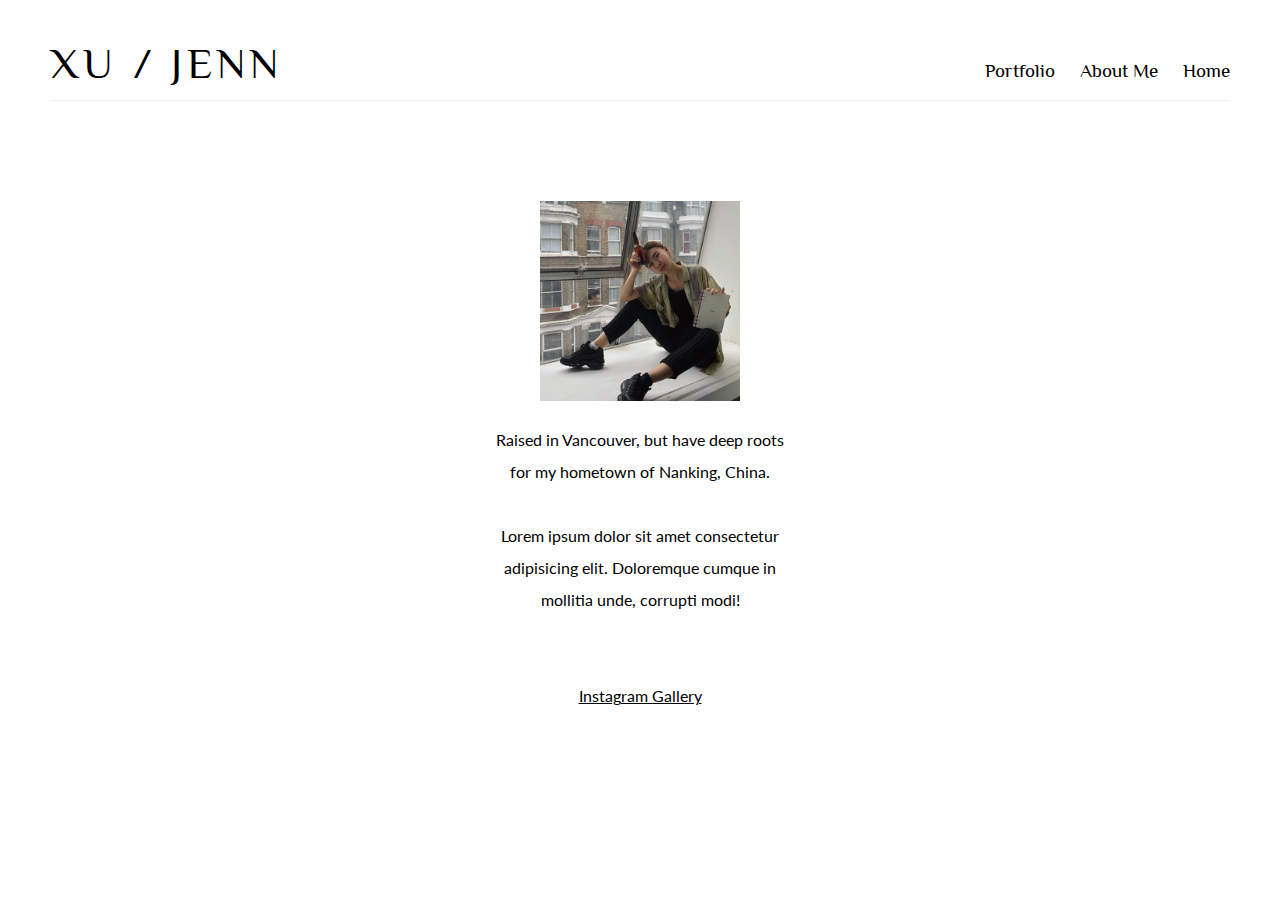
<file: jennxu/about.html>
<!DOCTYPE html>
<html lang="en">
  <head>
    <meta charset="UTF-8">
    <title>Gallery</title>
    <link rel="stylesheet" type="text/css" href="./css/style.css">
    <link rel="stylesheet" type="text/css" href="./css/about.css">
    <link href="https://fonts.googleapis.com/css2?family=Lato:ital,wght@1,300&display=swap" rel="stylesheet">
  </head>

  <body>
    
    <div id='wrapper'>
    
      <nav id='navbar'>
        <div id='logo'class='nav-button'><a href='index.html'>XU / JENN</a></div> 
        <div id='home' class='nav-button'><a href='index.html'>Home</a></div> 
        <div id='about' class='nav-button'><a href='about.html'>About Me</a></div> 
        <div id='portfolio' class='nav-button'><a href='portfolio.html'>Portfolio</a></div>
      </nav>

      <div id='content'>
        <img alt="me" src="./assets/jenn.png" height="200px" width="200px">
        <div class="text">
          <p>Raised in Vancouver, but have deep roots for my hometown of Nanking, China.</p>
          <br>
          <p>Lorem ipsum dolor sit amet consectetur adipisicing elit. Doloremque cumque in mollitia unde, corrupti modi!</p>
          <br><br>
          <a href="https://www.instagram.com/jennnerally/" target="blank"><u>Instagram Gallery</u></a>
        </div>
      </div>

  </div>
    
  </body>
</html>
</file>
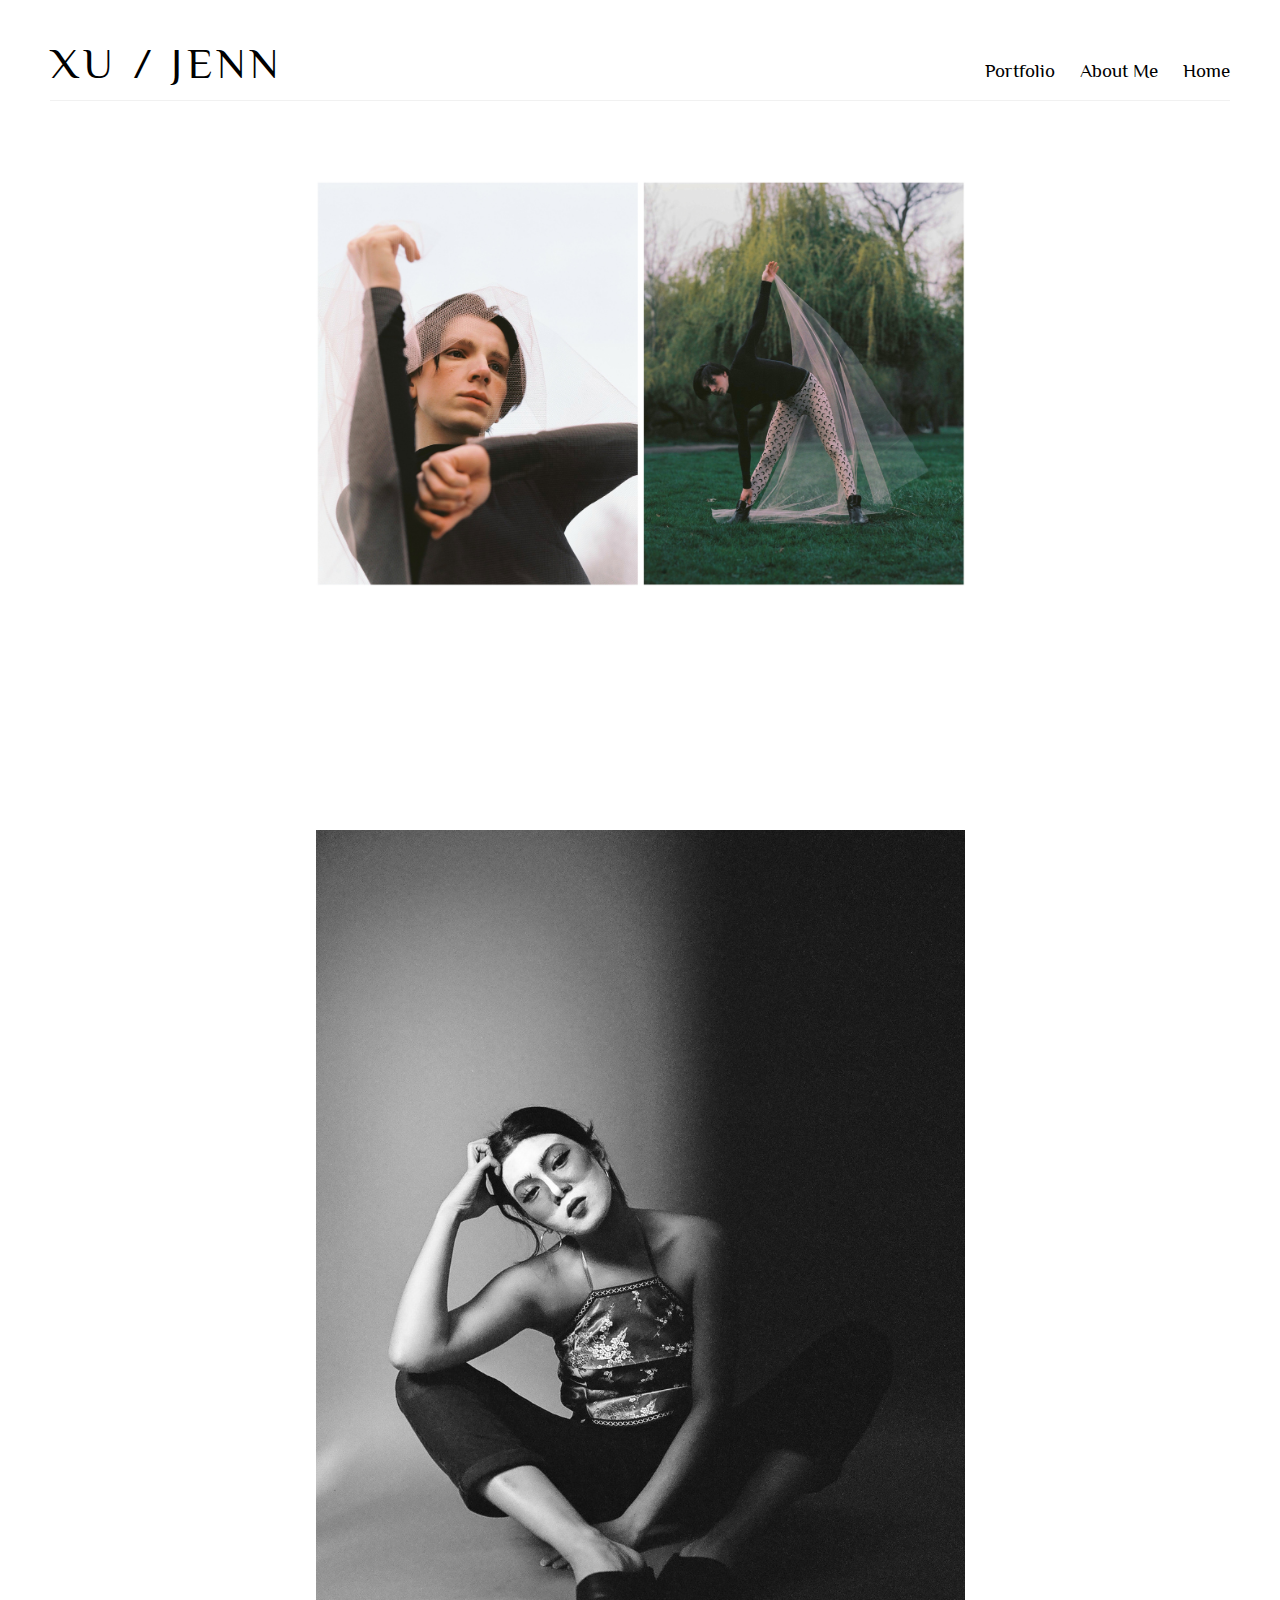
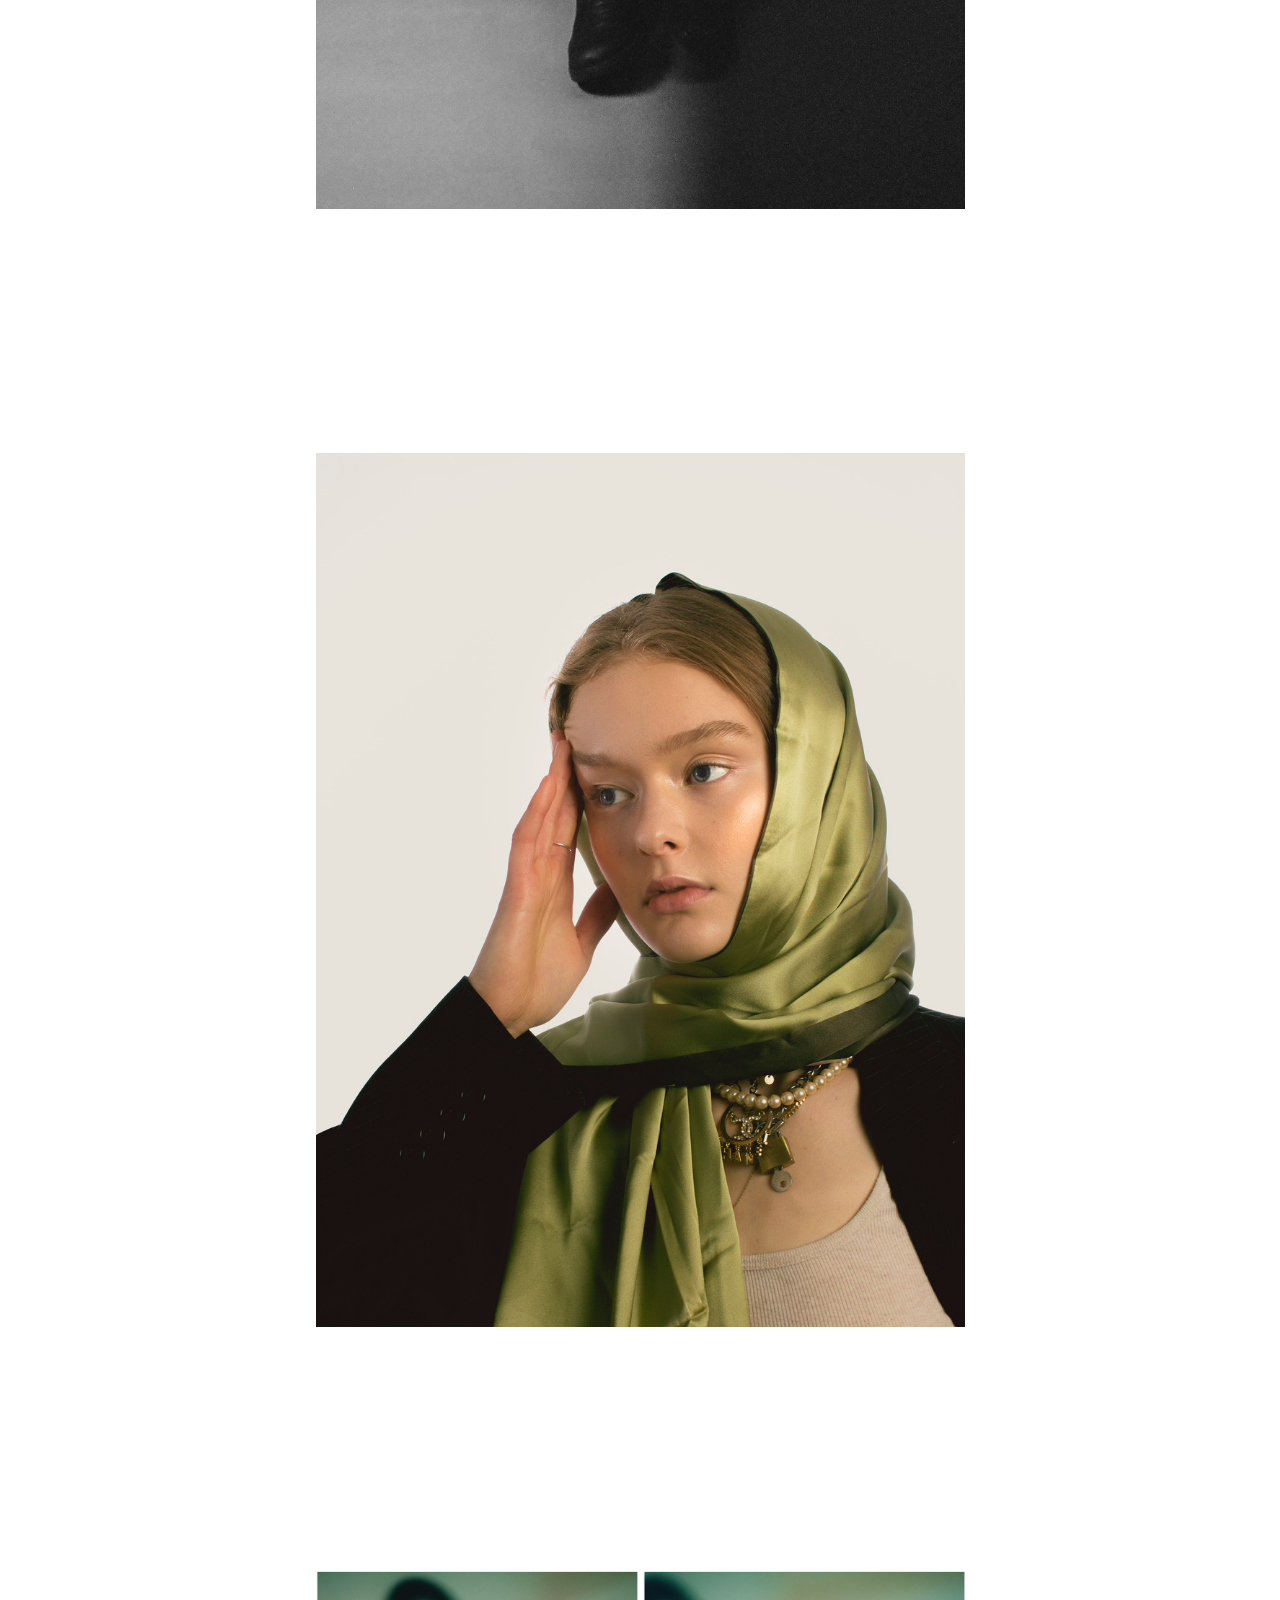
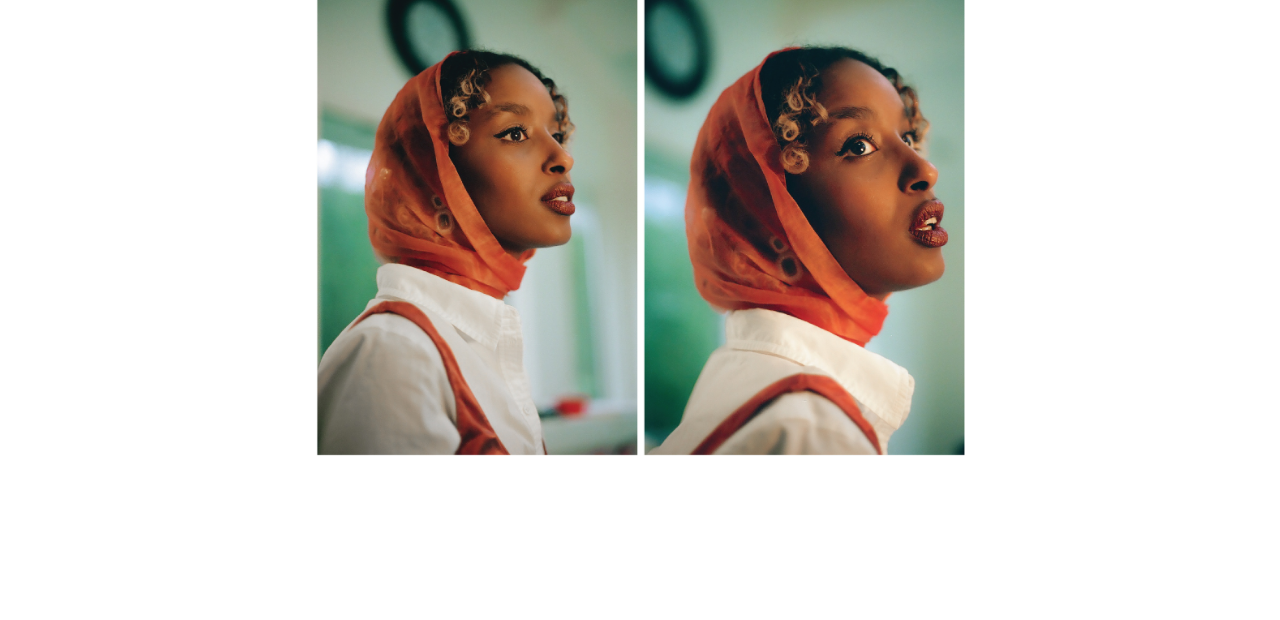
<file: jennxu/portfolio.html>
<!DOCTYPE html>
<html lang="en">
  <head>
    <meta charset="UTF-8">
    <title>Gallery</title>
    <link rel="stylesheet" type="text/css" href="./css/style.css">
    <link rel="stylesheet" type="text/css" href="./css/portfolio.css">
  </head>

  <body>
    <div id='wrapper'>
    
      <nav id='navbar'>
        <div id='logo'class='nav-button'><a href='index.html'>XU / JENN</a></div> 
        <div id='home' class='nav-button'><a href='index.html'>Home</a></div> 
        <div id='about' class='nav-button'><a href='about.html'>About Me</a></div> 
        <div id='portfolio' class='nav-button'><a href='portfolio.html'>Portfolio</a></div>
      </nav>

      <div class='content'>
        <a href='#'><img id='deric' alt='deric' src='assets/deric.jpg'></a>
        <a href='#'><img id='kim' alt='kim' src='assets/kim.jpg'></a>
        <a href='#'><img id='lexi' alt='lexi' src='assets/lexi.jpg'></a>
        <a href='#'><img id='woman' alt='woman' src='assets/woman.jpg'></a>
      </div>

  </div>
    
  </body>
</html>
</file>
<file: jennxu/css/style.css>
@import url('https://fonts.googleapis.com/css?family=Philosopher&display=swap');

* {
  margin: 0;
  padding: 0;
}

a {
  color: black;
  text-decoration: none;
}

a:hover{
  color: #a38787; 
}

#wrapper {
  background-color: #ffffff;
  height: 100vh;
  width: calc(100vw-100px);
  padding-left: 50px;
  padding-right: 50px;
}

#navbar {
  height: 40px;
  width: 100%;
  color: black;
  padding-top: 40px;
  padding-bottom: 20px;
  border-bottom: 1px solid #f1f1f1;
  vertical-align: baseline;
}

#logo {
  font-family: 'Philosopher';
  letter-spacing: 0.1em;
  font-size: 32pt;
  font-weight: 400;
  float: left;
  padding-left: 0px;
  padding-top: 0px;
  transform: translateY();
}

.nav-button {
  font-family: 'Philosopher';
  padding-left: 25px;
  padding-bottom: 0px;
  font-size: 14pt;
  float: right;
  padding-top: 20px; /* find another way to align navbar links */
}

footer {
  font-family: 'Philosopher';
  font: 10pt;
  width: 100%;
  color: black;
  height: 30px;
  text-align: right;
  left: 0;
  bottom: 0;
}
</file>
<file: jennxu/css/about.css>
@import url('https://fonts.googleapis.com/css2?family=Lato:ital,wght@1,300&display=swap');

#content {
  text-align: center;
  margin-top: 100px;
  font-family: 'Lato';
  text-emphasis: italic;
}

#content .text {
  line-height: 2rem;
  width: 300px;
  margin: 0 auto;
  padding: 20px;
}
</file>
<file: jennxu/css/portfolio.css>
.content {
  margin: 0 auto;
  height: 100%;
  width: 100%;
  text-align: center;
}

img {
  width: 55%;
  padding-top: 80px;
  padding-bottom: 160px;
}
</file>
